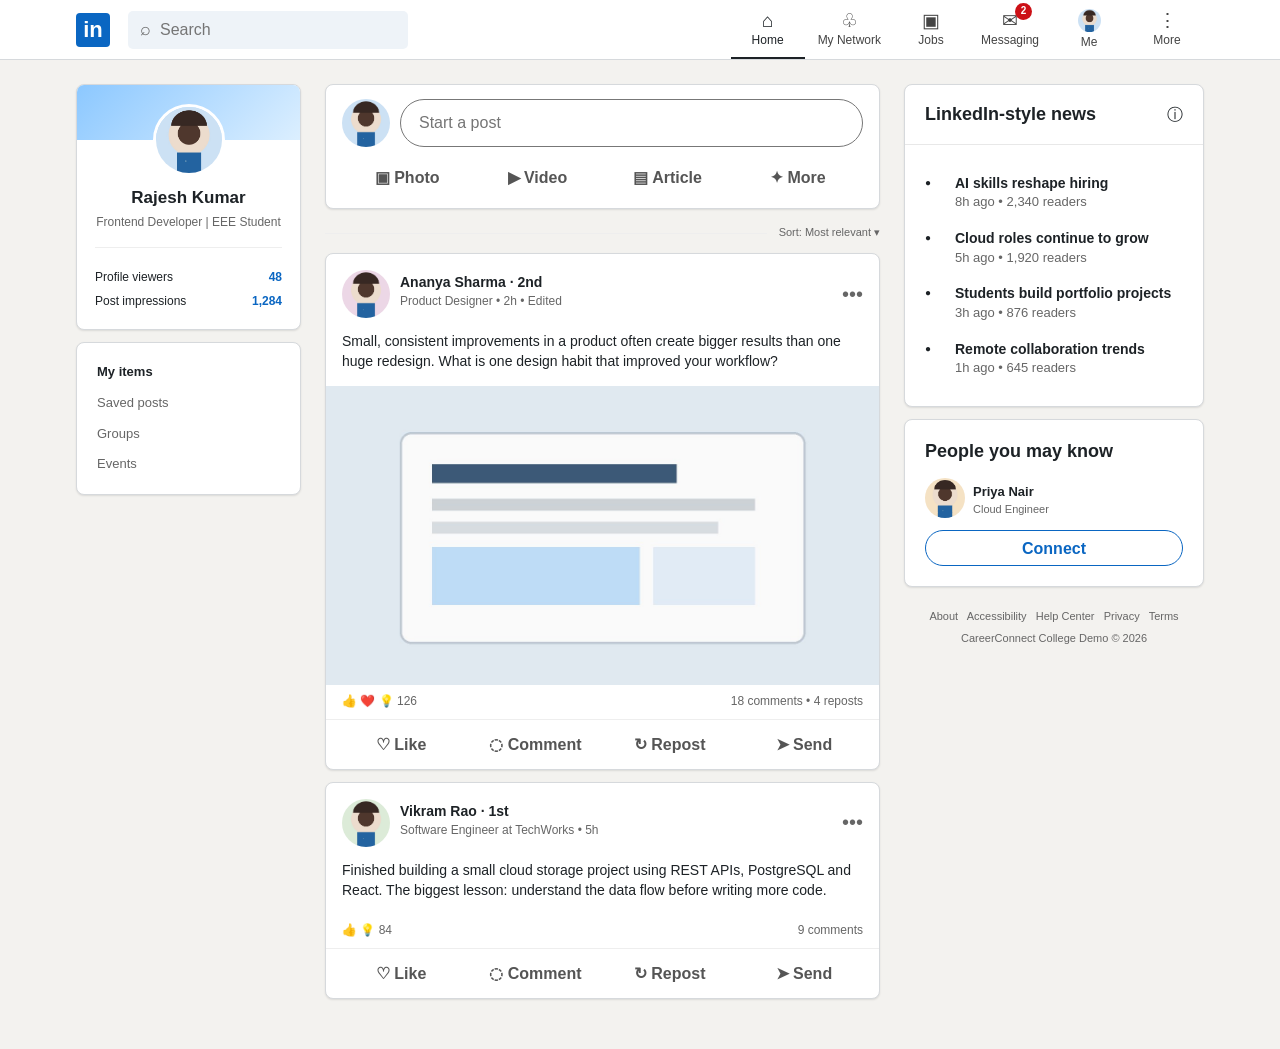
<file: index.html>
<!DOCTYPE html>
<html lang="en">
<head>
    <meta charset="UTF-8">
    <meta name="viewport" content="width=device-width, initial-scale=1.0">
    <title>Home | CareerConnect Demo</title>
    <link rel="stylesheet" href="style.css">
</head>
<body>

<header class="site-header">
    <div class="navbar">
        <a class="brand" href="index.html" aria-label="Home">
            <span class="brand-mark">in</span>
            
        </a>

        <!-- Search is intentionally visual only because this project uses no JavaScript. -->
        <label class="search-box">
            <span>⌕</span>
            <input type="search" placeholder="Search" aria-label="Search">
        </label>

        <nav class="main-nav" aria-label="Main navigation">
            <a class="nav-item active" href="index.html"><span class="nav-icon">⌂</span><span>Home</span></a><a class="nav-item" href="network.html"><span class="nav-icon">♧</span><span>My Network</span></a><a class="nav-item" href="jobs.html"><span class="nav-icon">▣</span><span>Jobs</span></a><a class="nav-item" href="messaging.html"><span class="nav-icon">✉</span><span>Messaging</span><span class="nav-badge">2</span></a><a class="nav-item" href="profile.html"><img class="nav-avatar" src="profile.jpg" alt="Profile"><span>Me</span></a>
            <a class="nav-item" href="profile.html">
                <span class="nav-icon">⋮</span>
                <span>More</span>
            </a>
        </nav>
    </div>
</header>


<main class="page">
    <div class="three-column">

        <!-- LEFT: mini profile and shortcuts -->
        <aside class="left-sidebar">
            <section class="card profile-mini">
                <div class="profile-mini-cover"></div>
                <div class="profile-mini-content">
                    <img class="profile-mini-avatar" src="profile.jpg" alt="Rajesh profile">
                    <h2>Rajesh Kumar</h2>
                    <p>Frontend Developer | EEE Student</p>

                    <div class="profile-stats">
                        <div class="stat-row"><span>Profile viewers</span><strong>48</strong></div>
                        <div class="stat-row"><span>Post impressions</span><strong>1,284</strong></div>
                    </div>
                </div>
            </section>

            <section class="card">
                <div class="card-body">
                    <p class="small"><strong>My items</strong></p>
                    <p class="small muted mt-12">Saved posts</p>
                    <p class="small muted mt-12">Groups</p>
                    <p class="small muted mt-12">Events</p>
                </div>
            </section>
        </aside>

        <!-- CENTER: feed -->
        <section class="feed">

            <section class="card create-post">
                <div class="create-top">
                    <img class="avatar" src="profile.jpg" alt="Your profile">
                    <input class="post-input" type="text" placeholder="Start a post" aria-label="Start a post">
                </div>
                <div class="post-actions">
                    <button class="post-action" type="button">▣ Photo</button>
                    <button class="post-action" type="button">▶ Video</button>
                    <button class="post-action" type="button">▤ Article</button>
                    <button class="post-action" type="button">✦ More</button>
                </div>
            </section>

            <div class="flex align-center gap-12 mt-16 mb-12">
                <hr class="divider" style="flex:1">
                <span class="tiny muted">Sort: Most relevant ▾</span>
            </div>

            <article class="card post">
                <header class="post-header">
                    <img class="avatar" src="profile-2.jpg" alt="Ananya">
                    <div class="post-author">
                        <strong>Ananya Sharma · 2nd</strong>
                        <p>Product Designer • 2h • Edited</p>
                    </div>
                    <button class="post-menu" type="button" aria-label="More options">•••</button>
                </header>
                <div class="post-content">
                    <p>Small, consistent improvements in a product often create bigger results than one huge redesign. What is one design habit that improved your workflow?</p>
                </div>
                <img class="post-image" src="post-image.jpg" alt="Workspace with laptop">
                <div class="engagement">
                    <span>👍 ❤️ 💡 126</span>
                    <span>18 comments • 4 reposts</span>
                </div>
                <div class="reaction-buttons">
                    <button class="reaction-btn" type="button">♡ Like</button>
                    <button class="reaction-btn" type="button">◌ Comment</button>
                    <button class="reaction-btn" type="button">↻ Repost</button>
                    <button class="reaction-btn" type="button">➤ Send</button>
                </div>
            </article>

            <article class="card post">
                <header class="post-header">
                    <img class="avatar" src="profile-3.jpg" alt="Vikram">
                    <div class="post-author">
                        <strong>Vikram Rao · 1st</strong>
                        <p>Software Engineer at TechWorks • 5h</p>
                    </div>
                    <button class="post-menu" type="button">•••</button>
                </header>
                <div class="post-content">
                    <p>Finished building a small cloud storage project using REST APIs, PostgreSQL and React. The biggest lesson: understand the data flow before writing more code.</p>
                </div>
                <div class="engagement">
                    <span>👍 💡 84</span>
                    <span>9 comments</span>
                </div>
                <div class="reaction-buttons">
                    <button class="reaction-btn" type="button">♡ Like</button>
                    <button class="reaction-btn" type="button">◌ Comment</button>
                    <button class="reaction-btn" type="button">↻ Repost</button>
                    <button class="reaction-btn" type="button">➤ Send</button>
                </div>
            </article>
        </section>

        <!-- RIGHT: news -->
        <aside class="right-sidebar">
            <section class="card">
                <div class="card-header">
                    <div class="flex justify-between">
                        <h2 class="section-title">LinkedIn-style news</h2>
                        <span>ⓘ</span>
                    </div>
                </div>
                <div class="card-body">
                    <ul class="sidebar-list">
                        <li class="news-item"><span class="news-dot">●</span><span><strong>AI skills reshape hiring</strong><span class="muted"> 8h ago • 2,340 readers</span></span></li>
                        <li class="news-item"><span class="news-dot">●</span><span><strong>Cloud roles continue to grow</strong><span class="muted"> 5h ago • 1,920 readers</span></span></li>
                        <li class="news-item"><span class="news-dot">●</span><span><strong>Students build portfolio projects</strong><span class="muted"> 3h ago • 876 readers</span></span></li>
                        <li class="news-item"><span class="news-dot">●</span><span><strong>Remote collaboration trends</strong><span class="muted"> 1h ago • 645 readers</span></span></li>
                    </ul>
                </div>
            </section>

            <section class="card">
                <div class="card-body">
                    <h2 class="section-title">People you may know</h2>
                    <div class="flex align-center gap-8 mt-16">
                        <img class="avatar small-avatar" src="profile-4.jpg" alt="Priya">
                        <div><strong class="small">Priya Nair</strong><p class="tiny muted">Cloud Engineer</p></div>
                    </div>
                    <button class="btn full mt-12" type="button">Connect</button>
                </div>
            </section>

            
<footer class="footer-links">
    <div>About &nbsp; Accessibility &nbsp; Help Center &nbsp; Privacy &nbsp; Terms</div>
    <div>CareerConnect College Demo © 2026</div>
</footer>

        </aside>
    </div>
</main>
</body>
</html>
</file>
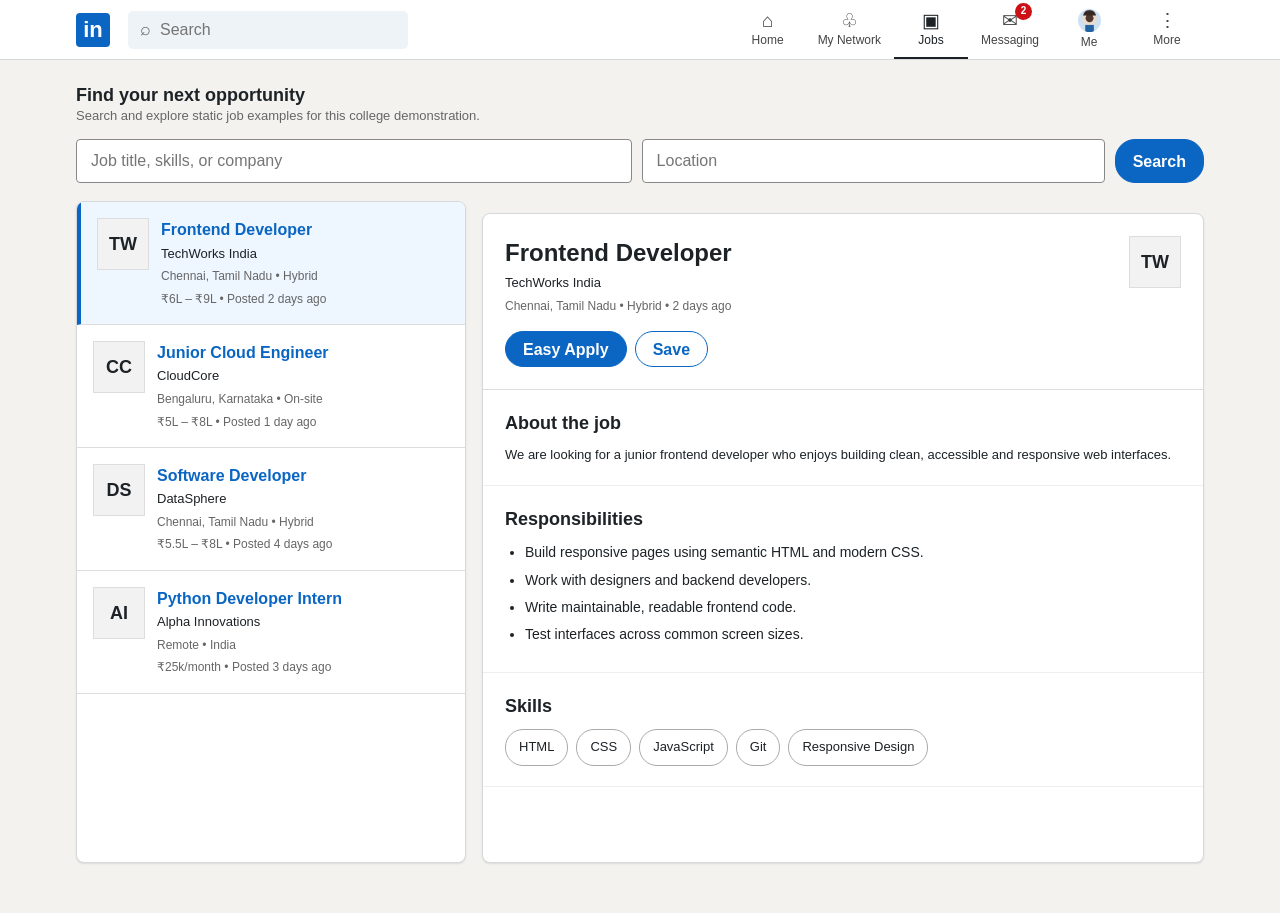
<file: jobs.html>
<!DOCTYPE html>
<html lang="en">
<head>
    <meta charset="UTF-8">
    <meta name="viewport" content="width=device-width, initial-scale=1.0">
    <title>Jobs | CareerConnect Demo</title>
    <link rel="stylesheet" href="style.css">
</head>
<body>

<header class="site-header">
    <div class="navbar">
        <a class="brand" href="index.html" aria-label="Home">
            <span class="brand-mark">in</span>
            
        </a>

        <!-- Search is intentionally visual only because this project uses no JavaScript. -->
        <label class="search-box">
            <span>⌕</span>
            <input type="search" placeholder="Search" aria-label="Search">
        </label>

        <nav class="main-nav" aria-label="Main navigation">
            <a class="nav-item" href="index.html"><span class="nav-icon">⌂</span><span>Home</span></a><a class="nav-item" href="network.html"><span class="nav-icon">♧</span><span>My Network</span></a><a class="nav-item active" href="jobs.html"><span class="nav-icon">▣</span><span>Jobs</span></a><a class="nav-item" href="messaging.html"><span class="nav-icon">✉</span><span>Messaging</span><span class="nav-badge">2</span></a><a class="nav-item" href="profile.html"><img class="nav-avatar" src="profile.jpg" alt="Profile"><span>Me</span></a>
            <a class="nav-item" href="profile.html">
                <span class="nav-icon">⋮</span>
                <span>More</span>
            </a>
        </nav>
    </div>
</header>


<main class="page">
    <div class="page-heading">
        <h1 class="section-title">Find your next opportunity</h1>
        <p class="small muted">Search and explore static job examples for this college demonstration.</p>
    </div>

    <section class="jobs-search">
        <input class="input-control" type="search" placeholder="Job title, skills, or company">
        <input class="input-control" type="text" placeholder="Location">
        <button class="btn primary" type="button">Search</button>
    </section>

    <div class="job-layout">
        <section class="card job-list">
            <article class="job-card active">
                <div class="job-row">
                    <div class="job-company-logo">TW</div>
                    <div class="job-info">
                        <h2 class="job-title">Frontend Developer</h2>
                        <p class="job-company">TechWorks India</p>
                        <p class="job-meta">Chennai, Tamil Nadu • Hybrid</p>
                        <p class="job-meta">₹6L – ₹9L • Posted 2 days ago</p>
                    </div>
                </div>
            </article>

            <article class="job-card">
                <div class="job-row">
                    <div class="job-company-logo">CC</div>
                    <div class="job-info">
                        <h2 class="job-title">Junior Cloud Engineer</h2>
                        <p class="job-company">CloudCore</p>
                        <p class="job-meta">Bengaluru, Karnataka • On-site</p>
                        <p class="job-meta">₹5L – ₹8L • Posted 1 day ago</p>
                    </div>
                </div>
            </article>

            <article class="job-card">
                <div class="job-row">
                    <div class="job-company-logo">DS</div>
                    <div class="job-info">
                        <h2 class="job-title">Software Developer</h2>
                        <p class="job-company">DataSphere</p>
                        <p class="job-meta">Chennai, Tamil Nadu • Hybrid</p>
                        <p class="job-meta">₹5.5L – ₹8L • Posted 4 days ago</p>
                    </div>
                </div>
            </article>

            <article class="job-card">
                <div class="job-row">
                    <div class="job-company-logo">AI</div>
                    <div class="job-info">
                        <h2 class="job-title">Python Developer Intern</h2>
                        <p class="job-company">Alpha Innovations</p>
                        <p class="job-meta">Remote • India</p>
                        <p class="job-meta">₹25k/month • Posted 3 days ago</p>
                    </div>
                </div>
            </article>
        </section>

        <article class="card job-detail">
            <div class="job-detail-top">
                <div class="flex justify-between gap-12">
                    <div>
                        <h1>Frontend Developer</h1>
                        <p class="job-company">TechWorks India</p>
                        <p class="job-meta">Chennai, Tamil Nadu • Hybrid • 2 days ago</p>
                    </div>
                    <div class="job-company-logo">TW</div>
                </div>
                <div class="flex gap-8 mt-16">
                    <button class="btn primary" type="button">Easy Apply</button>
                    <button class="btn" type="button">Save</button>
                </div>
            </div>

            <section class="job-detail-section">
                <h2>About the job</h2>
                <p class="small">We are looking for a junior frontend developer who enjoys building clean, accessible and responsive web interfaces.</p>
            </section>

            <section class="job-detail-section">
                <h2>Responsibilities</h2>
                <ul>
                    <li>Build responsive pages using semantic HTML and modern CSS.</li>
                    <li>Work with designers and backend developers.</li>
                    <li>Write maintainable, readable frontend code.</li>
                    <li>Test interfaces across common screen sizes.</li>
                </ul>
            </section>

            <section class="job-detail-section">
                <h2>Skills</h2>
                <div class="skill-list">
                    <span class="skill">HTML</span>
                    <span class="skill">CSS</span>
                    <span class="skill">JavaScript</span>
                    <span class="skill">Git</span>
                    <span class="skill">Responsive Design</span>
                </div>
            </section>
        </article>
    </div>
</main>
</body>
</html>
</file>
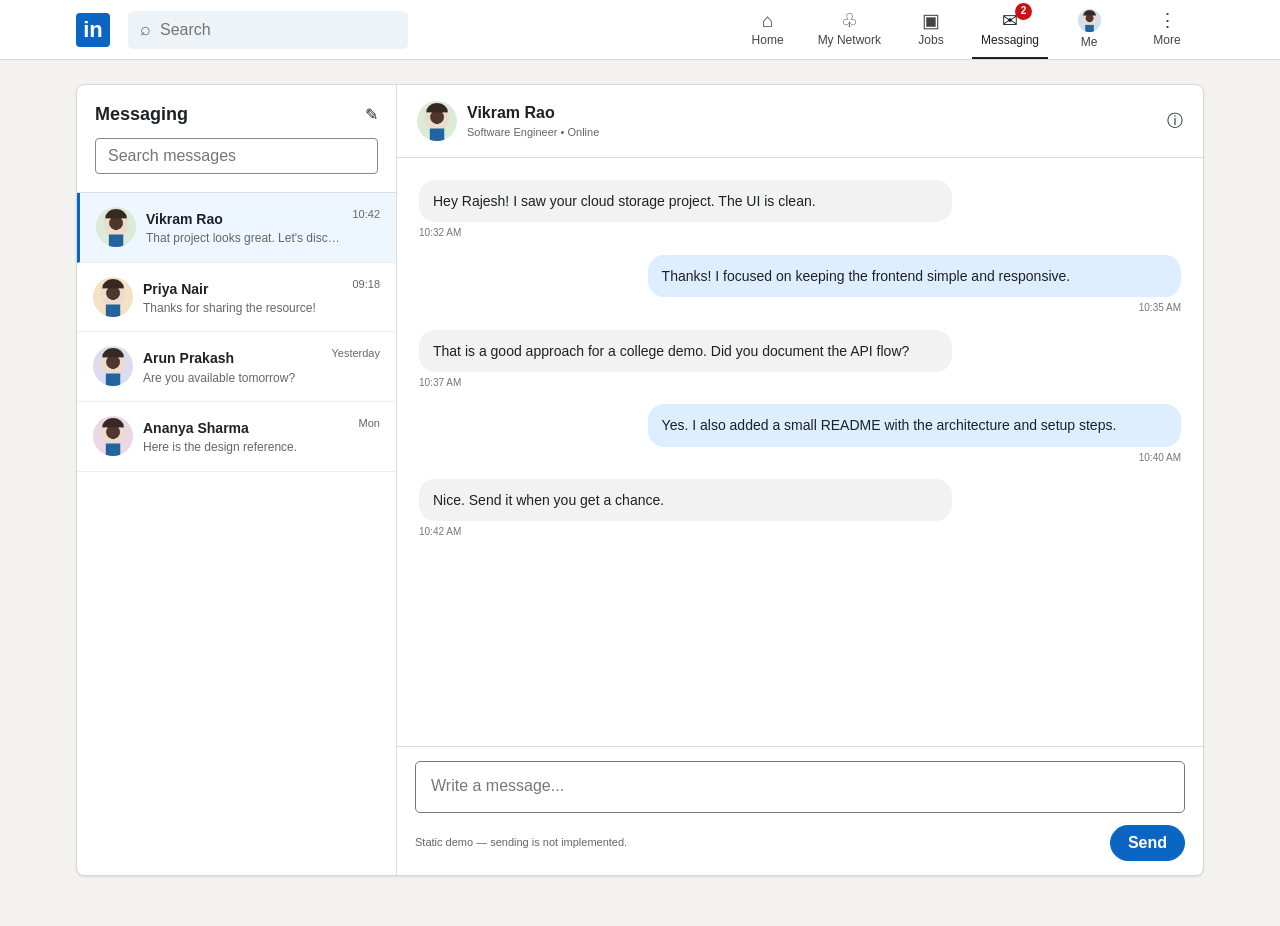
<file: messaging.html>
<!DOCTYPE html>
<html lang="en">
<head>
    <meta charset="UTF-8">
    <meta name="viewport" content="width=device-width, initial-scale=1.0">
    <title>Messaging | CareerConnect Demo</title>
    <link rel="stylesheet" href="style.css">
</head>
<body>

<header class="site-header">
    <div class="navbar">
        <a class="brand" href="index.html" aria-label="Home">
            <span class="brand-mark">in</span>
           
        </a>

        <!-- Search is intentionally visual only because this project uses no JavaScript. -->
        <label class="search-box">
            <span>⌕</span>
            <input type="search" placeholder="Search" aria-label="Search">
        </label>

        <nav class="main-nav" aria-label="Main navigation">
            <a class="nav-item" href="index.html"><span class="nav-icon">⌂</span><span>Home</span></a><a class="nav-item" href="network.html"><span class="nav-icon">♧</span><span>My Network</span></a><a class="nav-item" href="jobs.html"><span class="nav-icon">▣</span><span>Jobs</span></a><a class="nav-item active" href="messaging.html"><span class="nav-icon">✉</span><span>Messaging</span><span class="nav-badge">2</span></a><a class="nav-item" href="profile.html"><img class="nav-avatar" src="profile.jpg" alt="Profile"><span>Me</span></a>
            <a class="nav-item" href="profile.html">
                <span class="nav-icon">⋮</span>
                <span>More</span>
            </a>
        </nav>
    </div>
</header>


<main class="page">
    <section class="card message-shell">

        <!-- Conversation list -->
        <aside class="message-sidebar">
            <div class="message-sidebar-header">
                <div class="flex justify-between align-center">
                    <h1 class="section-title">Messaging</h1>
                    <span>✎</span>
                </div>
                <input class="message-search" type="search" placeholder="Search messages">
            </div>

            <div class="conversation active">
                <img class="avatar small-avatar" src="profile-3.jpg" alt="Vikram">
                <div class="conversation-text">
                    <strong>Vikram Rao</strong>
                    <p>That project looks great. Let's discuss...</p>
                </div>
                <span class="tiny muted">10:42</span>
            </div>

            <div class="conversation">
                <img class="avatar small-avatar" src="profile-4.jpg" alt="Priya">
                <div class="conversation-text">
                    <strong>Priya Nair</strong>
                    <p>Thanks for sharing the resource!</p>
                </div>
                <span class="tiny muted">09:18</span>
            </div>

            <div class="conversation">
                <img class="avatar small-avatar" src="profile-5.jpg" alt="Arun">
                <div class="conversation-text">
                    <strong>Arun Prakash</strong>
                    <p>Are you available tomorrow?</p>
                </div>
                <span class="tiny muted">Yesterday</span>
            </div>

            <div class="conversation">
                <img class="avatar small-avatar" src="profile-2.jpg" alt="Ananya">
                <div class="conversation-text">
                    <strong>Ananya Sharma</strong>
                    <p>Here is the design reference.</p>
                </div>
                <span class="tiny muted">Mon</span>
            </div>
        </aside>

        <!-- Static conversation window -->
        <section class="message-main">
            <header class="message-header">
                <img class="avatar small-avatar" src="profile-3.jpg" alt="Vikram">
                <div class="message-header-info">
                    <strong>Vikram Rao</strong>
                    <p class="tiny muted">Software Engineer • Online</p>
                </div>
                <span>ⓘ</span>
            </header>

            <div class="message-list">
                <div>
                    <div class="bubble">Hey Rajesh! I saw your cloud storage project. The UI is clean.</div>
                    <div class="message-time">10:32 AM</div>
                </div>

                <div>
                    <div class="bubble mine">Thanks! I focused on keeping the frontend simple and responsive.</div>
                    <div class="message-time" style="text-align:right;">10:35 AM</div>
                </div>

                <div>
                    <div class="bubble">That is a good approach for a college demo. Did you document the API flow?</div>
                    <div class="message-time">10:37 AM</div>
                </div>

                <div>
                    <div class="bubble mine">Yes. I also added a small README with the architecture and setup steps.</div>
                    <div class="message-time" style="text-align:right;">10:40 AM</div>
                </div>

                <div>
                    <div class="bubble">Nice. Send it when you get a chance.</div>
                    <div class="message-time">10:42 AM</div>
                </div>
            </div>

            <div class="message-composer">
                <div class="composer-box">Write a message...</div>
                <div class="flex justify-between align-center mt-12">
                    <span class="tiny muted">Static demo — sending is not implemented.</span>
                    <button class="btn primary" type="button">Send</button>
                </div>
            </div>
        </section>
    </section>
</main>
</body>
</html>
</file>
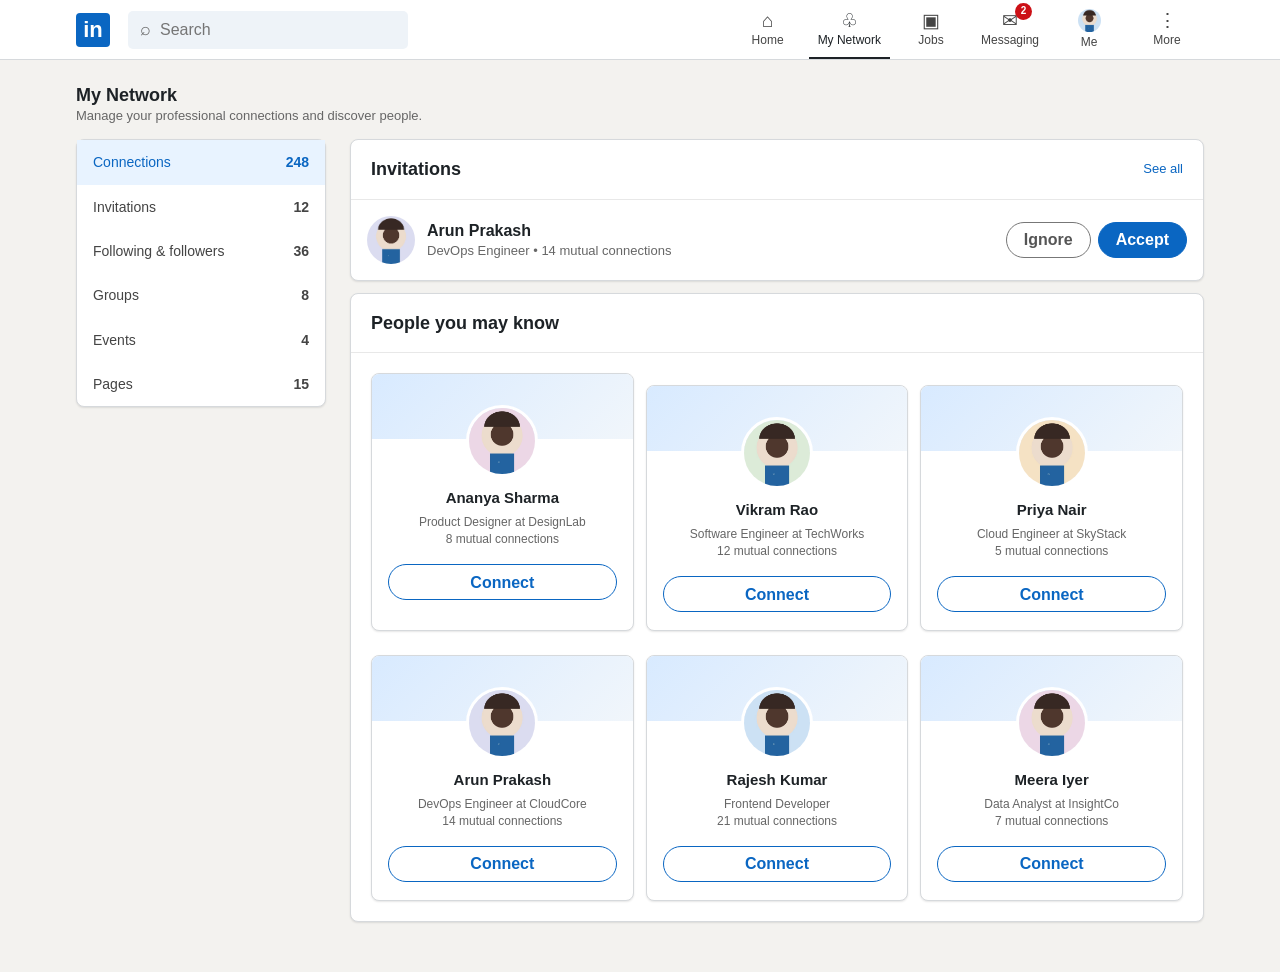
<file: network.html>
<!DOCTYPE html>
<html lang="en">
<head>
    <meta charset="UTF-8">
    <meta name="viewport" content="width=device-width, initial-scale=1.0">
    <title>My Network | CareerConnect Demo</title>
    <link rel="stylesheet" href="style.css">
</head>
<body>

<header class="site-header">
    <div class="navbar">
        <a class="brand" href="index.html" aria-label="Home">
            <span class="brand-mark">in</span>
           
        </a>

        <!-- Search is intentionally visual only because this project uses no JavaScript. -->
        <label class="search-box">
            <span>⌕</span>
            <input type="search" placeholder="Search" aria-label="Search">
        </label>

        <nav class="main-nav" aria-label="Main navigation">
            <a class="nav-item" href="index.html"><span class="nav-icon">⌂</span><span>Home</span></a><a class="nav-item active" href="network.html"><span class="nav-icon">♧</span><span>My Network</span></a><a class="nav-item" href="jobs.html"><span class="nav-icon">▣</span><span>Jobs</span></a><a class="nav-item" href="messaging.html"><span class="nav-icon">✉</span><span>Messaging</span><span class="nav-badge">2</span></a><a class="nav-item" href="profile.html"><img class="nav-avatar" src="profile.jpg" alt="Profile"><span>Me</span></a>
            <a class="nav-item" href="profile.html">
                <span class="nav-icon">⋮</span>
                <span>More</span>
            </a>
        </nav>
    </div>
</header>


<main class="page">
    <div class="page-heading">
        <h1 class="section-title">My Network</h1>
        <p class="small muted">Manage your professional connections and discover people.</p>
    </div>

    <div class="network-layout">
        <aside class="network-sidebar">
            <section class="card network-menu">
                <a class="active" href="#connections"><span>Connections</span><strong>248</strong></a>
                <a href="#invitations"><span>Invitations</span><strong>12</strong></a>
                <a href="#following"><span>Following & followers</span><strong>36</strong></a>
                <a href="#groups"><span>Groups</span><strong>8</strong></a>
                <a href="#events"><span>Events</span><strong>4</strong></a>
                <a href="#pages"><span>Pages</span><strong>15</strong></a>
            </section>
        </aside>

        <section>
            <section class="card" id="invitations">
                <div class="card-header">
                    <div class="flex justify-between align-center">
                        <h2 class="section-title">Invitations</h2>
                        <span class="small text-blue">See all</span>
                    </div>
                </div>
                <div class="invitation">
                    <img class="avatar" src="profile-5.jpg" alt="Arun">
                    <div class="invitation-info">
                        <strong>Arun Prakash</strong>
                        <p class="small muted">DevOps Engineer • 14 mutual connections</p>
                    </div>
                    <div class="invitation-actions">
                        <button class="btn light" type="button">Ignore</button>
                        <button class="btn primary" type="button">Accept</button>
                    </div>
                </div>
            </section>

            <section class="card mt-12" id="connections">
                <div class="card-header">
                    <h2 class="section-title">People you may know</h2>
                </div>
                <div class="card-body">
                    <div class="people-grid">
                        <article class="card person-card">
                            <div class="person-cover"></div>
                            <div class="person-card-body">
                                <img class="avatar large-avatar" src="profile-2.jpg" alt="Ananya">
                                <h3>Ananya Sharma</h3>
                                <p>Product Designer at DesignLab<br>8 mutual connections</p>
                                <button class="btn full" type="button">Connect</button>
                            </div>
                        </article>

                        <article class="card person-card">
                            <div class="person-cover"></div>
                            <div class="person-card-body">
                                <img class="avatar large-avatar" src="profile-3.jpg" alt="Vikram">
                                <h3>Vikram Rao</h3>
                                <p>Software Engineer at TechWorks<br>12 mutual connections</p>
                                <button class="btn full" type="button">Connect</button>
                            </div>
                        </article>

                        <article class="card person-card">
                            <div class="person-cover"></div>
                            <div class="person-card-body">
                                <img class="avatar large-avatar" src="profile-4.jpg" alt="Priya">
                                <h3>Priya Nair</h3>
                                <p>Cloud Engineer at SkyStack<br>5 mutual connections</p>
                                <button class="btn full" type="button">Connect</button>
                            </div>
                        </article>

                        <article class="card person-card">
                            <div class="person-cover"></div>
                            <div class="person-card-body">
                                <img class="avatar large-avatar" src="profile-5.jpg" alt="Arun">
                                <h3>Arun Prakash</h3>
                                <p>DevOps Engineer at CloudCore<br>14 mutual connections</p>
                                <button class="btn full" type="button">Connect</button>
                            </div>
                        </article>

                        <article class="card person-card">
                            <div class="person-cover"></div>
                            <div class="person-card-body">
                                <img class="avatar large-avatar" src="profile.jpg" alt="Rajesh">
                                <h3>Rajesh Kumar</h3>
                                <p>Frontend Developer<br>21 mutual connections</p>
                                <button class="btn full" type="button">Connect</button>
                            </div>
                        </article>

                        <article class="card person-card">
                            <div class="person-cover"></div>
                            <div class="person-card-body">
                                <img class="avatar large-avatar" src="profile-2.jpg" alt="Meera">
                                <h3>Meera Iyer</h3>
                                <p>Data Analyst at InsightCo<br>7 mutual connections</p>
                                <button class="btn full" type="button">Connect</button>
                            </div>
                        </article>
                    </div>
                </div>
            </section>
        </section>
    </div>
</main>
</body>
</html>
</file>
<file: style.css>
/* =========================================================
   LINKEDIN-INSPIRED COLLEGE DEMO
   Technologies: HTML5 + CSS3 only
   No JavaScript is used anywhere in this project.
   ========================================================= */

/* ---------- 1. Reset + global variables ---------- */
* {
    margin: 0;
    padding: 0;
    box-sizing: border-box;
}

:root {
    --blue: #0a66c2;
    --blue-dark: #004182;
    --blue-light: #e8f3ff;
    --text: #1d2226;
    --muted: #666666;
    --border: #d6d9dc;
    --bg: #f3f2ef;
    --white: #ffffff;
    --green: #057642;
    --gold: #915907;
    --shadow: 0 1px 2px rgba(0, 0, 0, 0.10);
    --radius: 8px;
}

html {
    scroll-behavior: smooth;
}

body {
    font-family: Arial, Helvetica, sans-serif;
    color: var(--text);
    background: var(--bg);
    line-height: 1.45;
}

a {
    color: inherit;
    text-decoration: none;
}

button,
input {
    font: inherit;
}

button {
    cursor: pointer;
}

img {
    max-width: 100%;
    display: block;
}

/* ---------- 2. Shared top navigation ---------- */
.site-header {
    position: sticky;
    top: 0;
    z-index: 100;
    height: 60px;
    background: var(--white);
    border-bottom: 1px solid var(--border);
}

.navbar {
    width: min(1128px, calc(100% - 32px));
    height: 100%;
    margin: 0 auto;
    display: flex;
    align-items: center;
    gap: 18px;
}

.brand {
    display: flex;
    align-items: center;
    gap: 7px;
    flex-shrink: 0;
}

.brand-mark {
    width: 34px;
    height: 34px;
    border-radius: 4px;
    display: grid;
    place-items: center;
    background: var(--blue);
    color: white;
    font-size: 22px;
    font-weight: 800;
}

.brand-name {
    font-size: 16px;
    font-weight: 700;
    color: var(--blue);
}

.search-box {
    width: 280px;
    height: 38px;
    display: flex;
    align-items: center;
    gap: 9px;
    padding: 0 12px;
    border-radius: 5px;
    background: #eef3f8;
    color: var(--muted);
}

.search-box span {
    font-size: 18px;
}

.search-box input {
    width: 100%;
    border: 0;
    outline: 0;
    background: transparent;
    color: var(--text);
}

.main-nav {
    margin-left: auto;
    height: 100%;
    display: flex;
    align-items: stretch;
    gap: 4px;
}

.nav-item {
    min-width: 74px;
    padding: 7px 9px 4px;
    display: flex;
    flex-direction: column;
    justify-content: center;
    align-items: center;
    gap: 2px;
    position: relative;
    color: #444;
    font-size: 12px;
    border-bottom: 2px solid transparent;
}

.nav-item:hover,
.nav-item.active {
    color: var(--text);
}

.nav-item.active {
    border-bottom-color: var(--text);
}

.nav-icon {
    font-size: 19px;
    line-height: 1;
}

.nav-avatar {
    width: 23px;
    height: 23px;
    border-radius: 50%;
    object-fit: cover;
}

.nav-badge {
    position: absolute;
    top: 3px;
    right: 16px;
    min-width: 17px;
    height: 17px;
    padding: 0 4px;
    display: grid;
    place-items: center;
    border-radius: 9px;
    background: #cc1016;
    color: white;
    font-size: 10px;
    font-weight: 700;
}

.premium-link {
    width: 100px;
    padding-left: 5px;
    padding-right: 5px;
    color: #915907;
    text-align: center;
    font-size: 11px;
    line-height: 1.15;
}

/* ---------- 3. Shared page layout ---------- */
.page {
    width: min(1128px, calc(100% - 32px));
    margin: 24px auto 50px;
}

.three-column {
    display: grid;
    grid-template-columns: 225px minmax(0, 1fr) 300px;
    gap: 24px;
    align-items: start;
}

.two-column {
    display: grid;
    grid-template-columns: 225px minmax(0, 1fr);
    gap: 24px;
    align-items: start;
}

.card {
    background: var(--white);
    border: 1px solid var(--border);
    border-radius: var(--radius);
    box-shadow: var(--shadow);
}

.card + .card {
    margin-top: 12px;
}

.card-header {
    padding: 18px 20px;
    border-bottom: 1px solid #e8e8e8;
}

.card-body {
    padding: 20px;
}

.section-title {
    font-size: 18px;
    line-height: 1.25;
}

.muted {
    color: var(--muted);
}

.small {
    font-size: 13px;
}

.tiny {
    font-size: 11px;
}

/* ---------- 4. Buttons ---------- */
.btn {
    min-height: 36px;
    padding: 0 17px;
    border: 1px solid var(--blue);
    border-radius: 20px;
    background: white;
    color: var(--blue);
    font-weight: 700;
    display: inline-flex;
    align-items: center;
    justify-content: center;
    gap: 6px;
}

.btn:hover {
    background: var(--blue-light);
}

.btn.primary {
    background: var(--blue);
    color: white;
}

.btn.primary:hover {
    background: var(--blue-dark);
}

.btn.dark {
    border-color: #333;
    color: #333;
}

.btn.light {
    border-color: #777;
    color: #555;
}

.btn.full {
    width: 100%;
}

/* ---------- 5. Avatars ---------- */
.avatar {
    width: 48px;
    height: 48px;
    border-radius: 50%;
    object-fit: cover;
    flex-shrink: 0;
}

.avatar.small-avatar {
    width: 40px;
    height: 40px;
}

.avatar.large-avatar {
    width: 72px;
    height: 72px;
}

.avatar.xlarge-avatar {
    width: 112px;
    height: 112px;
}

/* ---------- 6. Left profile card ---------- */
.profile-mini {
    text-align: center;
    overflow: hidden;
}

.profile-mini-cover {
    height: 55px;
    background: linear-gradient(135deg, #8cc8ff, #dcefff);
}

.profile-mini-content {
    padding: 0 18px 18px;
}

.profile-mini-avatar {
    width: 72px;
    height: 72px;
    margin: -36px auto 10px;
    position: relative;
    border: 3px solid white;
    border-radius: 50%;
    object-fit: cover;
}

.profile-mini h2 {
    font-size: 17px;
    margin-bottom: 3px;
}

.profile-mini p {
    color: var(--muted);
    font-size: 12px;
}

.profile-stats {
    margin-top: 16px;
    padding-top: 14px;
    border-top: 1px solid #eee;
    text-align: left;
}

.stat-row {
    display: flex;
    justify-content: space-between;
    gap: 10px;
    margin-top: 7px;
    font-size: 12px;
}

.stat-row strong {
    color: var(--blue);
}

/* ---------- 7. Feed ---------- */
.create-post {
    padding: 14px 16px 10px;
}

.create-top {
    display: flex;
    gap: 10px;
    align-items: center;
}

.post-input {
    flex: 1;
    min-height: 48px;
    border: 1px solid #777;
    border-radius: 24px;
    padding: 0 18px;
    color: #555;
    background: white;
    outline: 0;
}

.post-actions {
    margin-top: 10px;
    display: grid;
    grid-template-columns: repeat(4, 1fr);
}

.post-action {
    border: 0;
    background: transparent;
    padding: 9px 5px;
    color: #555;
    font-weight: 700;
}

.post-action:hover {
    background: #f3f6f8;
    border-radius: 5px;
}

.post {
    overflow: hidden;
}

.post-header {
    display: flex;
    gap: 10px;
    padding: 16px 16px 8px;
}

.post-author {
    flex: 1;
}

.post-author strong {
    font-size: 14px;
}

.post-author p {
    font-size: 12px;
    color: var(--muted);
}

.post-menu {
    border: 0;
    background: transparent;
    font-size: 20px;
    color: #666;
}

.post-content {
    padding: 5px 16px 14px;
}

.post-content p {
    font-size: 14px;
}

.post-image {
    width: 100%;
    max-height: 430px;
    object-fit: cover;
}

.engagement {
    padding: 8px 16px;
    display: flex;
    justify-content: space-between;
    color: #666;
    font-size: 12px;
    border-bottom: 1px solid #eee;
}

.reaction-buttons {
    display: grid;
    grid-template-columns: repeat(4, 1fr);
    padding: 3px 8px;
}

.reaction-btn {
    border: 0;
    background: transparent;
    color: #555;
    padding: 10px 5px;
    border-radius: 5px;
    font-weight: 700;
}

.reaction-btn:hover {
    background: #f3f6f8;
}

/* ---------- 8. Right sidebar ---------- */
.sidebar-list {
    list-style: none;
}

.sidebar-list li {
    padding: 8px 0;
    font-size: 13px;
}

.sidebar-list strong {
    display: block;
    font-size: 14px;
}

.news-item {
    display: grid;
    grid-template-columns: 22px 1fr;
    gap: 8px;
}

.news-dot {
    font-size: 10px;
    padding-top: 3px;
}

.footer-links {
    padding: 18px;
    color: #666;
    font-size: 11px;
    line-height: 2;
    text-align: center;
}

/* ---------- 9. Network page ---------- */
.page-heading {
    margin-bottom: 14px;
}

.network-layout {
    display: grid;
    grid-template-columns: 250px minmax(0, 1fr);
    gap: 24px;
}

.network-menu a {
    display: flex;
    justify-content: space-between;
    padding: 12px 16px;
    color: #444;
    font-size: 14px;
}

.network-menu a:hover,
.network-menu a.active {
    color: var(--blue);
    background: var(--blue-light);
}

.people-grid {
    display: grid;
    grid-template-columns: repeat(3, 1fr);
    gap: 12px;
}

.person-card {
    text-align: center;
    overflow: hidden;
}

.person-cover {
    height: 65px;
    background: linear-gradient(135deg, #d8eaff, #f1f6fb);
}

.person-card-body {
    padding: 0 16px 18px;
}

.person-card .avatar {
    margin: -34px auto 10px;
    border: 3px solid white;
    position: relative;
}

.person-card h3 {
    font-size: 15px;
}

.person-card p {
    margin: 5px 0 12px;
    min-height: 38px;
    color: var(--muted);
    font-size: 12px;
}

.invitation {
    display: flex;
    gap: 12px;
    align-items: center;
    padding: 16px;
}

.invitation-info {
    flex: 1;
}

.invitation-actions {
    display: flex;
    gap: 7px;
}

/* ---------- 10. Jobs page ---------- */
.jobs-search {
    display: grid;
    grid-template-columns: 1.2fr 1fr auto;
    gap: 10px;
    margin-bottom: 18px;
}

.input-control {
    width: 100%;
    height: 44px;
    padding: 0 14px;
    border: 1px solid #888;
    border-radius: 4px;
    background: white;
    outline: 0;
}

.job-layout {
    display: grid;
    grid-template-columns: 390px minmax(0, 1fr);
    gap: 16px;
}

.job-list {
    max-height: 720px;
    overflow: hidden;
}

.job-card {
    padding: 16px;
    border-bottom: 1px solid #ddd;
    position: relative;
}

.job-card:hover {
    background: #f8fbff;
}

.job-card.active {
    border-left: 4px solid var(--blue);
    background: #eef6ff;
}

.job-company-logo {
    width: 52px;
    height: 52px;
    display: grid;
    place-items: center;
    background: #f2f2f2;
    border: 1px solid #ddd;
    font-weight: 800;
    font-size: 18px;
}

.job-row {
    display: flex;
    gap: 12px;
}

.job-info {
    flex: 1;
}

.job-title {
    font-size: 16px;
    color: var(--blue);
    font-weight: 700;
}

.job-company {
    font-size: 13px;
    margin-top: 3px;
}

.job-meta {
    margin-top: 5px;
    color: var(--muted);
    font-size: 12px;
}

.job-detail {
    min-height: 650px;
}

.job-detail-top {
    padding: 22px;
    border-bottom: 1px solid #ddd;
}

.job-detail h1 {
    font-size: 24px;
}

.job-detail-section {
    padding: 20px 22px;
    border-bottom: 1px solid #eee;
}

.job-detail-section h2 {
    font-size: 18px;
    margin-bottom: 10px;
}

.job-detail-section ul {
    padding-left: 20px;
}

.job-detail-section li {
    margin-bottom: 7px;
    font-size: 14px;
}

/* ---------- 11. Messaging page ---------- */
.message-shell {
    height: calc(100vh - 108px);
    min-height: 600px;
    display: grid;
    grid-template-columns: 320px 1fr;
    overflow: hidden;
}

.message-sidebar {
    border-right: 1px solid #ddd;
    overflow: hidden;
}

.message-sidebar-header {
    padding: 18px;
    border-bottom: 1px solid #ddd;
}

.message-search {
    margin-top: 12px;
    width: 100%;
    height: 36px;
    border: 1px solid #888;
    border-radius: 4px;
    padding: 0 12px;
}

.conversation {
    display: flex;
    gap: 10px;
    padding: 14px 16px;
    border-bottom: 1px solid #eee;
}

.conversation.active {
    background: #eef6ff;
    border-left: 3px solid var(--blue);
}

.conversation-text {
    flex: 1;
    min-width: 0;
}

.conversation-text strong,
.conversation-text p {
    overflow: hidden;
    white-space: nowrap;
    text-overflow: ellipsis;
}

.conversation-text strong {
    font-size: 14px;
}

.conversation-text p {
    color: var(--muted);
    font-size: 12px;
}

.message-main {
    display: grid;
    grid-template-rows: auto 1fr auto;
    min-width: 0;
}

.message-header {
    padding: 16px 20px;
    display: flex;
    align-items: center;
    gap: 10px;
    border-bottom: 1px solid #ddd;
}

.message-header-info {
    flex: 1;
}

.message-list {
    padding: 22px;
    overflow-y: auto;
    display: flex;
    flex-direction: column;
    gap: 14px;
}

.bubble {
    max-width: 70%;
    padding: 11px 14px;
    border-radius: 16px;
    background: #f2f2f2;
    font-size: 14px;
}

.bubble.mine {
    margin-left: auto;
    background: #dceeff;
}

.message-time {
    margin-top: 4px;
    color: #777;
    font-size: 10px;
}

.message-composer {
    padding: 14px 18px;
    border-top: 1px solid #ddd;
}

.composer-box {
    min-height: 52px;
    padding: 12px 15px;
    border: 1px solid #777;
    border-radius: 5px;
    color: #777;
}

/* ---------- 12. Profile page ---------- */
.profile-cover {
    height: 230px;
    background-image: url("../images/cover.jpg");
    background-size: cover;
    background-position: center;
    position: relative;
}

.profile-main {
    padding: 0 28px 26px;
}

.profile-photo-wrap {
    margin-top: -70px;
    position: relative;
    z-index: 2;
}

.profile-photo {
    width: 140px;
    height: 140px;
    border-radius: 50%;
    object-fit: cover;
    border: 5px solid white;
}

.profile-header-content {
    display: flex;
    justify-content: space-between;
    gap: 25px;
    align-items: flex-start;
}

.profile-info {
    padding-top: 8px;
    flex: 1;
}

.profile-info h1 {
    font-size: 28px;
}

.profile-headline {
    margin-top: 5px;
    font-size: 16px;
}

.profile-location {
    margin-top: 5px;
    color: var(--muted);
    font-size: 13px;
}

.profile-actions {
    display: flex;
    gap: 8px;
    padding-top: 16px;
}

.profile-section {
    padding: 22px 26px;
}

.profile-section h2 {
    font-size: 20px;
    margin-bottom: 13px;
}

.about-text {
    max-width: 850px;
    font-size: 14px;
}

.skill-list {
    display: flex;
    flex-wrap: wrap;
    gap: 8px;
}

.skill {
    padding: 8px 13px;
    border-radius: 18px;
    border: 1px solid #aaa;
    font-size: 13px;
    background: white;
}

.experience-item,
.education-item {
    display: flex;
    gap: 14px;
    padding: 17px 0;
    border-top: 1px solid #eee;
}

.company-icon {
    width: 48px;
    height: 48px;
    display: grid;
    place-items: center;
    border: 1px solid #ddd;
    background: #f5f5f5;
    font-weight: 800;
}

.experience-item h3,
.education-item h3 {
    font-size: 15px;
}

.experience-item p,
.education-item p {
    font-size: 13px;
    color: var(--muted);
}

/* ---------- 13. Utility classes ---------- */
.flex {
    display: flex;
}

.align-center {
    align-items: center;
}

.justify-between {
    justify-content: space-between;
}

.gap-8 {
    gap: 8px;
}

.gap-12 {
    gap: 12px;
}

.mt-12 {
    margin-top: 12px;
}

.mt-16 {
    margin-top: 16px;
}

.mb-12 {
    margin-bottom: 12px;
}

.text-blue {
    color: var(--blue);
}

.divider {
    border: 0;
    border-top: 1px solid #eee;
}

/* ---------- 14. Responsive design ---------- */
@media (max-width: 1000px) {
    .three-column {
        grid-template-columns: 210px minmax(0, 1fr);
    }

    .right-sidebar {
        display: none;
    }

    .search-box {
        width: 210px;
    }

    .premium-link {
        display: none;
    }

    .people-grid {
        grid-template-columns: repeat(2, 1fr);
    }

    .job-layout {
        grid-template-columns: 320px minmax(0, 1fr);
    }
}

@media (max-width: 760px) {
    .site-header {
        height: auto;
    }

    .navbar {
        min-height: 60px;
        flex-wrap: wrap;
        padding: 8px 0;
        gap: 8px;
    }

    .search-box {
        order: 3;
        width: 100%;
    }

    .main-nav {
        margin-left: auto;
    }

    .nav-item {
        min-width: 46px;
    }

    .nav-item span:not(.nav-icon) {
        display: none;
    }

    .page {
        width: min(100% - 20px, 620px);
        margin-top: 12px;
    }

    .three-column,
    .two-column,
    .network-layout {
        display: block;
    }

    .left-sidebar,
    .network-sidebar {
        display: none;
    }

    .card {
        margin-bottom: 10px;
    }

    .people-grid {
        grid-template-columns: 1fr;
    }

    .jobs-search {
        grid-template-columns: 1fr;
    }

    .job-layout {
        grid-template-columns: 1fr;
    }

    .job-list {
        max-height: none;
    }

    .job-detail {
        display: none;
    }

    .message-shell {
        height: calc(100vh - 96px);
        min-height: 560px;
        grid-template-columns: 1fr;
    }

    .message-sidebar {
        display: none;
    }

    .profile-cover {
        height: 170px;
    }

    .profile-main {
        padding-left: 18px;
        padding-right: 18px;
    }

    .profile-photo {
        width: 105px;
        height: 105px;
    }

    .profile-photo-wrap {
        margin-top: -53px;
    }

    .profile-header-content {
        display: block;
    }

    .profile-actions {
        padding-top: 12px;
        flex-wrap: wrap;
    }

    .profile-section {
        padding: 18px;
    }
}

@media (max-width: 480px) {
    .brand-name {
        display: none;
    }

    .navbar {
        width: calc(100% - 16px);
    }

    .main-nav {
        width: 100%;
        justify-content: space-between;
    }

    .nav-item {
        flex: 1;
    }

    .post-actions,
    .reaction-buttons {
        grid-template-columns: repeat(2, 1fr);
    }

    .post-input {
        font-size: 13px;
    }

    .profile-info h1 {
        font-size: 23px;
    }
}
</file>
